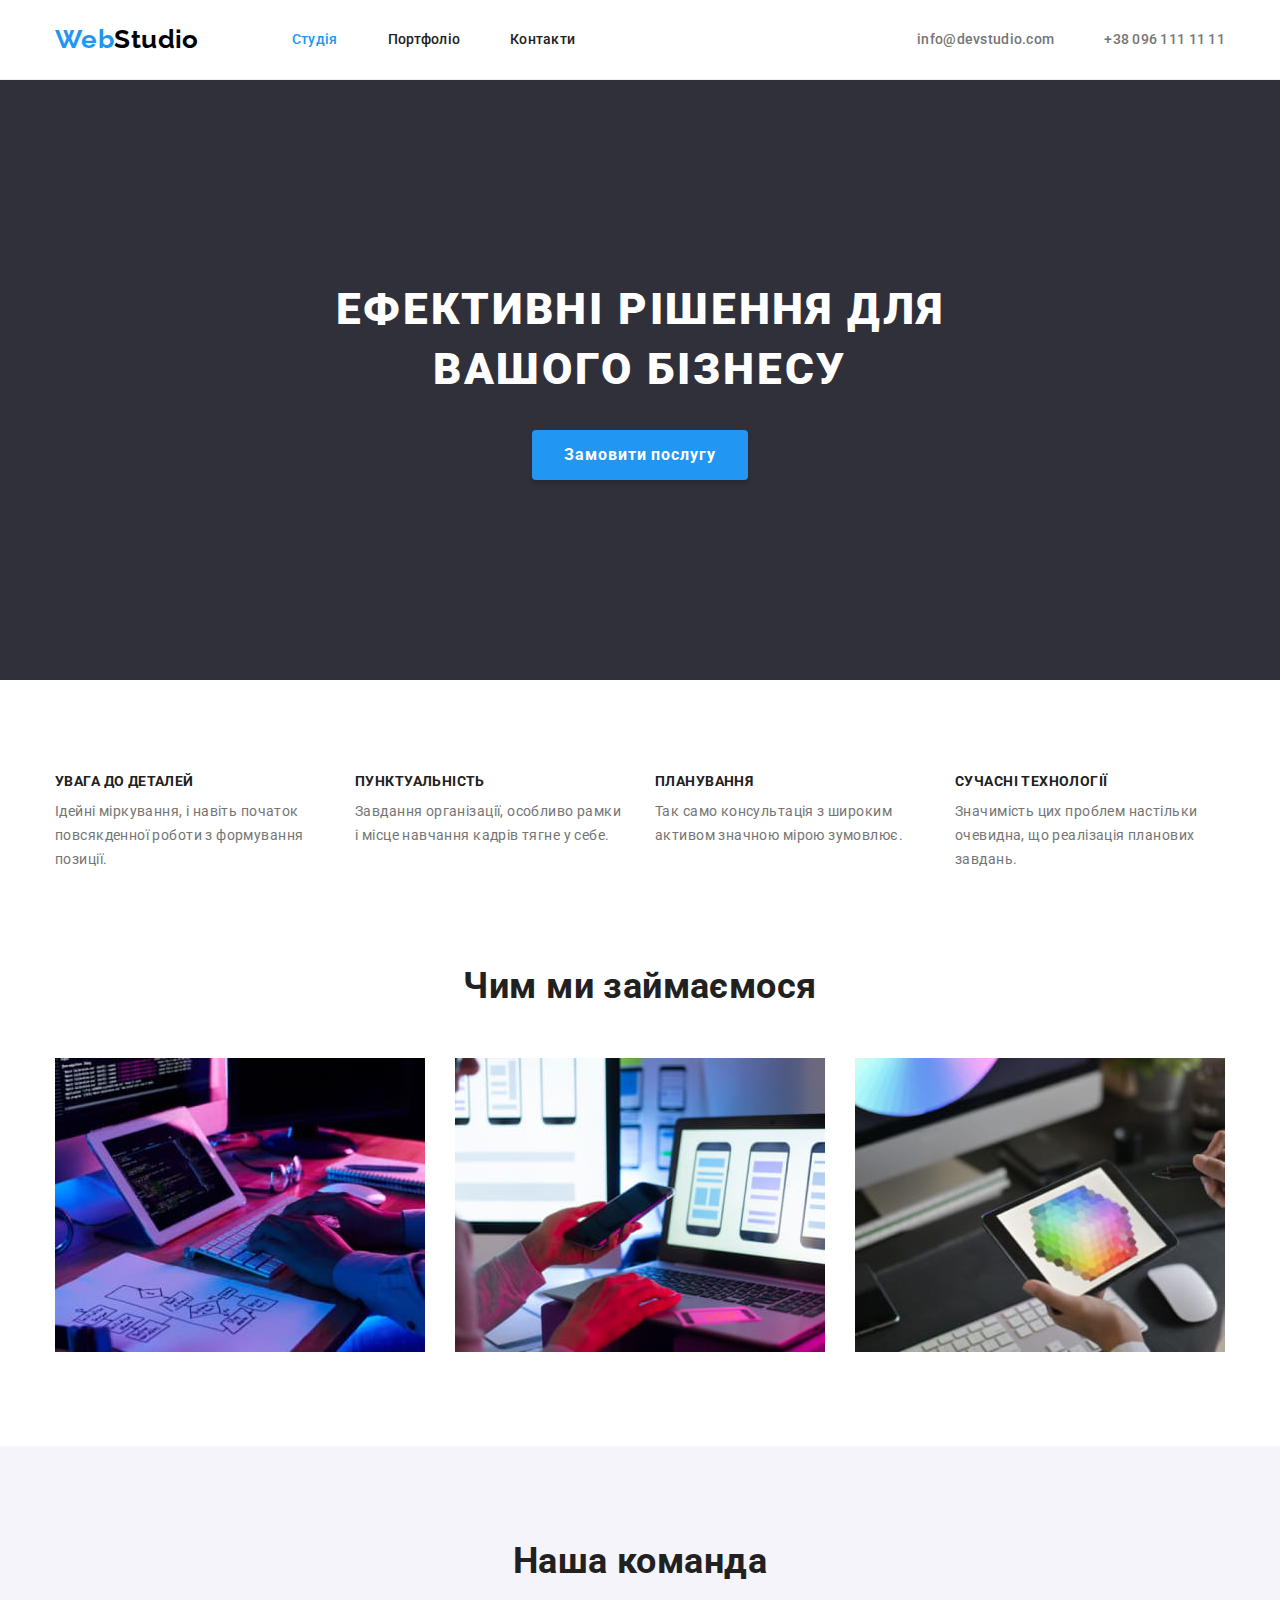
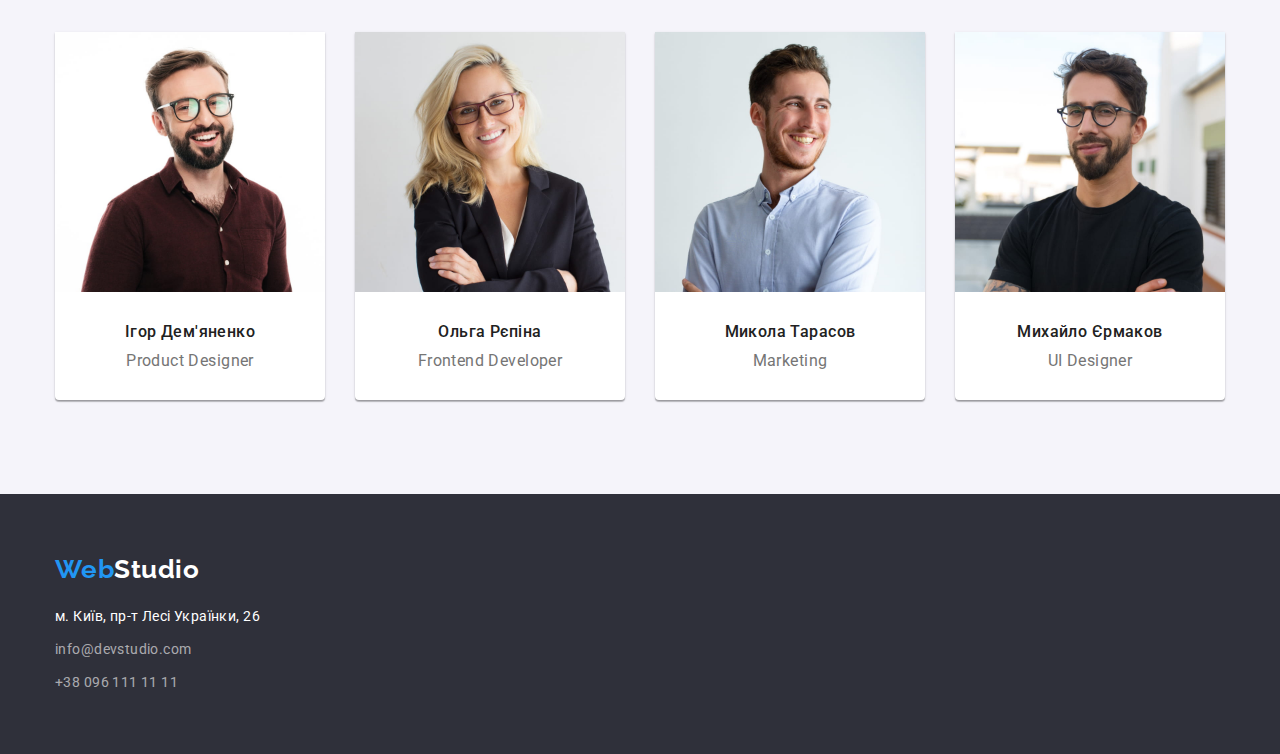
<file: index.html>
<!DOCTYPE html>
<html lang="uk">
  <head>
    <meta charset="UTF-8" />
    <meta http-equiv="X-UA-Compatible" content="IE=edge" />
    <meta name="viewport" content="width=device-width, initial-scale=1.0" />
    <title>Web Studio</title>
    <link
      href="https://fonts.googleapis.com/css2?family=Raleway:wght@700&family=Roboto:wght@400;500;700;900&display=swap"
      rel="stylesheet"
    />
    <link
      rel="stylesheet"
      href="https://cdnjs.cloudflare.com/ajax/libs/modern-normalize/1.1.0/modern-normalize.min.css"
    />
    <link rel="stylesheet" href="./css/styles.css" />
  </head>
  <body class="index page">
    <header>
      <!-- Header navigation panel -->
      <div class="container main-header">
        <nav class="site-nav">
          <a class="logo header-logo" href="./index.html"
            ><span class="logo part">Web</span>Studio</a
          >
          <ul class="site-nav list">
            <li class="item">
              <a class="link current" href="./index.html">Студія</a>
            </li>
            <li class="item">
              <a class="link" href="./portfolio.html">Портфоліо</a>
            </li>
            <li class="item"><a class="link" href="">Контакти</a></li>
          </ul>
        </nav>
        <ul class="contacts-header list">
          <li class="item">
            <a class="link" href="mailto:info@devstudio.com"
              >info@devstudio.com</a
            >
          </li>
          <li class="item">
            <a class="link" href="tel:+380961111111">+38 096 111 11 11</a>
          </li>
        </ul>
      </div>
    </header>
    <main>
      <!-- Hero section -->
      <section class="hero-section">
        <div class="container">
          <h1 class="hero-title">Ефективні рішення для вашого бізнесу</h1>
          <button class="button primary" type="button">Замовити послугу</button>
        </div>
      </section>
      <!-- Features section -->
      <section class="section">
        <div class="container">
          <h2 class="visually-hidden">НАШІ ПЕРЕВАГИ</h2>
          <ul class="features-list">
            <li class="item">
              <h3 class="title">УВАГА ДО ДЕТАЛЕЙ</h3>
              <p class="text">
                Ідейні міркування, і навіть початок повсякденної роботи з
                формування позиції.
              </p>
            </li>
            <li class="item">
              <h3 class="title">ПУНКТУАЛЬНІСТЬ</h3>
              <p class="text">
                Завдання організації, особливо рамки і місце навчання кадрів
                тягне у себе.
              </p>
            </li>
            <li class="item">
              <h3 class="title">ПЛАНУВАННЯ</h3>
              <p class="text">
                Так само консультація з широким активом значною мірою зумовлює.
              </p>
            </li>
            <li class="item">
              <h3 class="title">СУЧАСНІ ТЕХНОЛОГІЇ</h3>
              <p class="text">
                Значимість цих проблем настільки очевидна, що реалізація
                планових завдань.
              </p>
            </li>
          </ul>
        </div>
      </section>
      <!-- Services section -->
      <section class="services-section section">
        <div class="container">
          <h2 class="section-title">Чим ми займаємося</h2>
          <ul class="services-list">
            <li class="item">
              <img src="images/index_img1.jpg" alt="кодування" width="370" />
            </li>
            <li class="item">
              <img
                src="images/index_img2.jpg"
                alt="адаптивна верстка"
                width="370"
              />
            </li>
            <li class="item">
              <img
                src="images/index_img3.jpg"
                alt="добірка кольорової гами"
                width="370"
              />
            </li>
          </ul>
        </div>
      </section>
      <!-- Team section -->
      <section class="team-section section">
        <div class="container">
          <h2 class="section-title">Наша команда</h2>
          <ul class="team-list">
            <li class="item">
              <img
                class="item-img"
                src="images/index_img4.jpg"
                alt="Ігор Дем'яненко,Product Designer"
                width="270"
              />
              <div class="content-wrapper">
                <h3 class="title">Ігор Дем'яненко</h3>
                <p class="text">Product Designer</p>
              </div>
            </li>
            <li class="item">
              <img
                class="item-img"
                src="images/index_img5.jpg"
                alt="Ольга Рєпіна, Frontend Developer"
                width="270"
              />
              <div class="content-wrapper">
                <h3 class="title">Ольга Рєпіна</h3>
                <p class="text">Frontend Developer</p>
              </div>
            </li>
            <li class="item">
              <img
                class="item-img"
                src="images/index_img6.jpg"
                alt="Микола Тарасов, Marketing"
                width="270"
              />
              <div class="content-wrapper">
                <h3 class="title">Микола Тарасов</h3>
                <p class="text">Marketing</p>
              </div>
            </li>
            <li class="item">
              <img
                class="item-img"
                src="images/index_img7.jpg"
                alt="Михайло Єрмаков, UI Designer"
                width="270"
              />
              <div class="content-wrapper">
                <h3 class="title">Михайло Єрмаков</h3>
                <p class="text">UI Designer</p>
              </div>
            </li>
          </ul>
        </div>
      </section>
    </main>
    <!-- Footer -->
    <footer class="footer">
      <!-- Logo footer -->
      <div class="container">
        <a class="logo footer link" href="./index.html"
          ><span class="logo part">Web</span>Studio</a
        >
        <!-- Adress -->
        <address>
          <ul class="adress list">
            <li class="item">
              <a
                class="link"
                href="https://maps.app.goo.gl/o6c2SwfCGyMQZyPA6?g_st=ic"
                target="_blank"
                rel="noopener norefferer"
                ><span class="map-adress"
                  >м. Київ, пр-т Лесі Українки, 26</span
                ></a
              >
            </li>
            <li class="item">
              <a class="link" href="mailto:info@devstudio.com"
                >info@devstudio.com</a
              >
            </li>
            <li class="item">
              <a class="link" href="tel:+380961111111">+38 096 111 11 11</a>
            </li>
          </ul>
        </address>
      </div>
    </footer>
  </body>
</html>
</file>
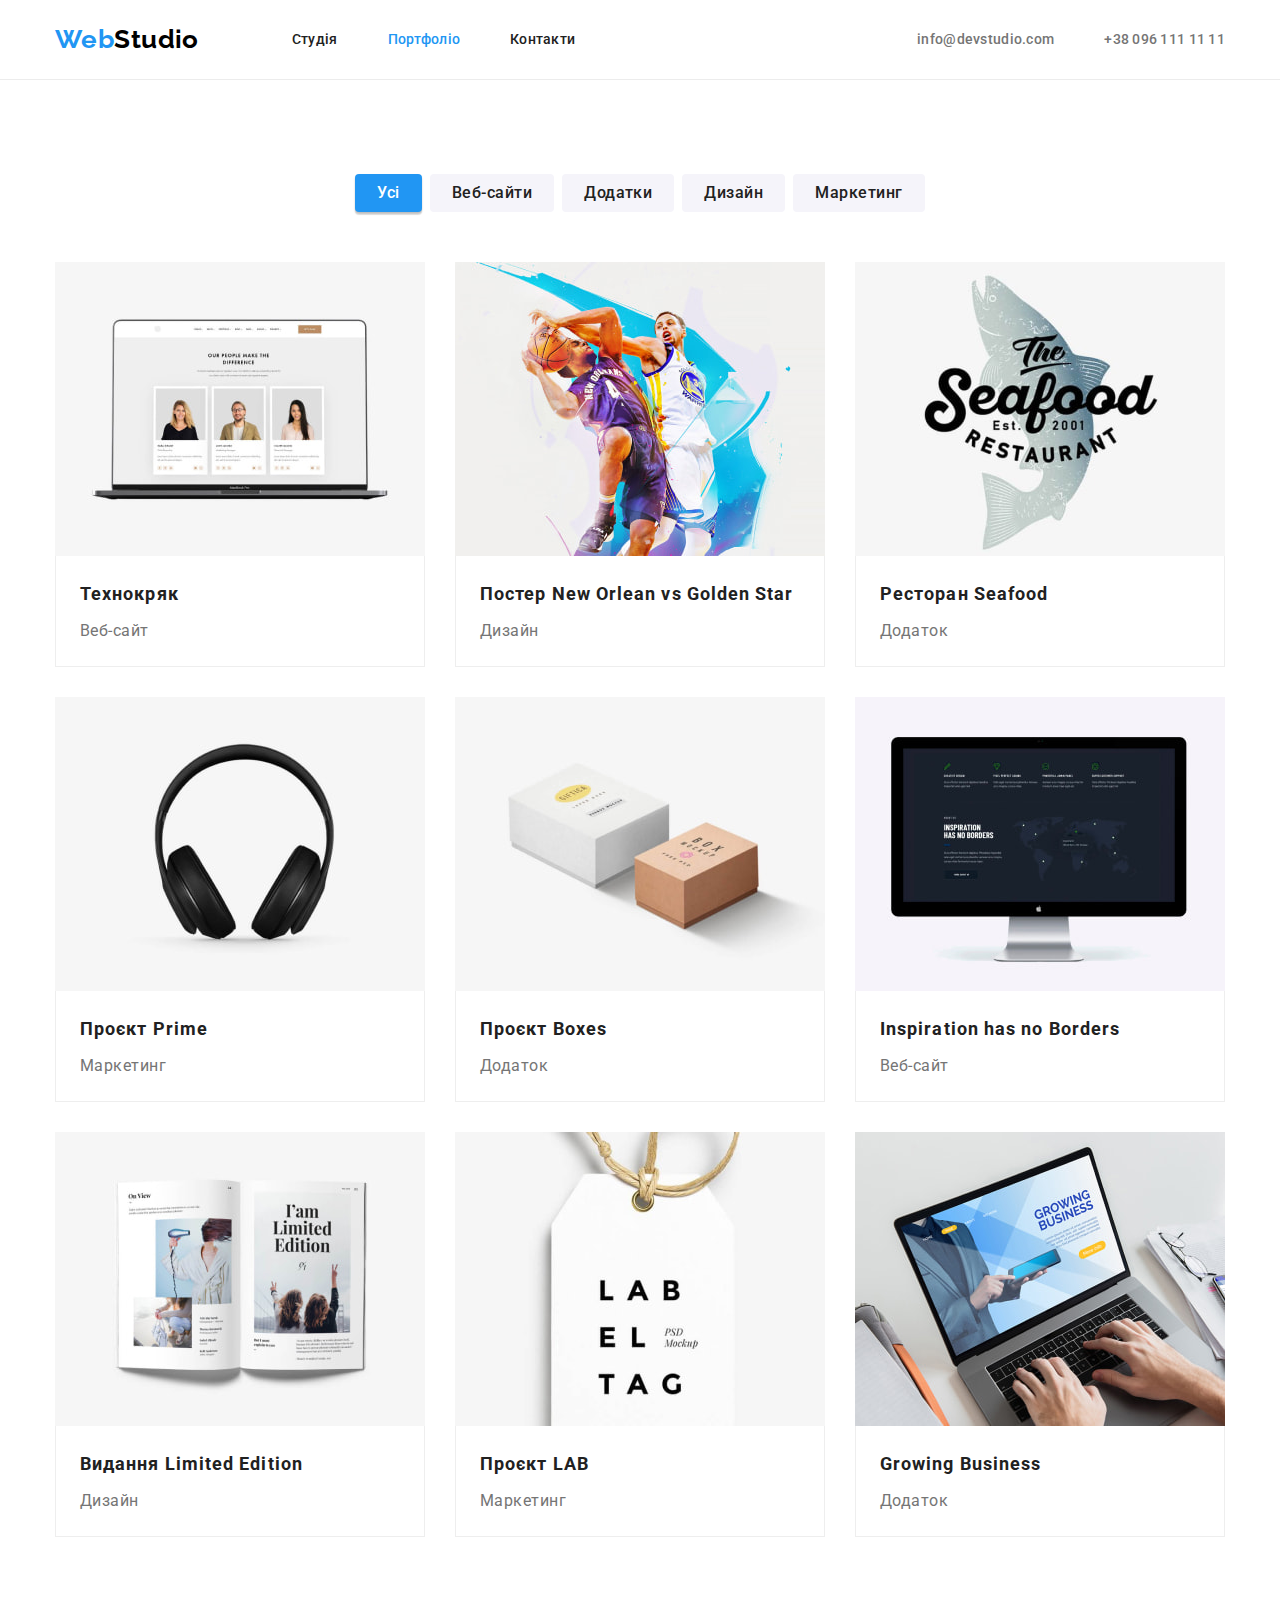
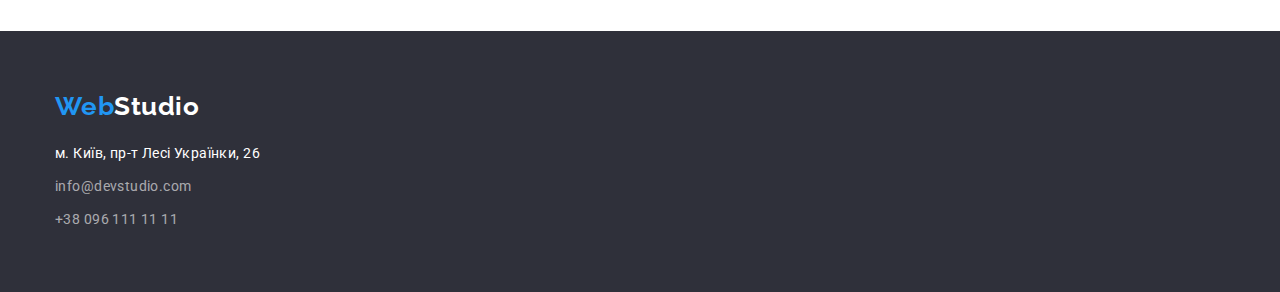
<file: portfolio.html>
<!DOCTYPE html>
<html lang="uk">
  <head>
    <meta charset="UTF-8" />
    <meta http-equiv="X-UA-Compatible" content="IE=edge" />
    <meta name="viewport" content="width=device-width, initial-scale=1.0" />
    <title>Портфоліо</title>
    <link
      href="https://fonts.googleapis.com/css2?family=Raleway:wght@700&family=Roboto:wght@400;500;700;900&display=swap"
      rel="stylesheet"
    />
    <link
      rel="stylesheet"
      href="https://cdnjs.cloudflare.com/ajax/libs/modern-normalize/1.1.0/modern-normalize.min.css"
    />
    <link rel="stylesheet" href="./css/styles.css" />
  </head>
  <body class="portfolio page">
    <header>
      <!-- Header navigation panel -->
      <div class="container main-header">
        <nav class="site-nav">
          <a class="logo header-logo" href="./index.html"
            ><span class="logo part">Web</span>Studio</a
          >
          <ul class="site-nav list">
            <li class="item">
              <a class="link" href="./index.html">Студія</a>
            </li>
            <li class="item">
              <a class="link current" href="./portfolio.html">Портфоліо</a>
            </li>
            <li class="item"><a class="link" href="">Контакти</a></li>
          </ul>
        </nav>
        <ul class="contacts-header list">
          <li class="item">
            <a class="link" href="mailto:info@devstudio.com"
              >info@devstudio.com</a
            >
          </li>
          <li class="item">
            <a class="link" href="tel:+380961111111">+38 096 111 11 11</a>
          </li>
        </ul>
      </div>
    </header>
    <main>
      <!-- Projects section -->
      <section class="section">
        <div class="container">
          <h1 class="visually-hidden">Проєкти</h1>
          <ul class="categories-buttons list">
            <li>
              <button type="button" class="button secondary current">
                Усі
              </button>
            </li>
            <li>
              <button type="button" class="button secondary">Веб-сайти</button>
            </li>
            <li>
              <button type="button" class="button secondary">Додатки</button>
            </li>
            <li>
              <button type="button" class="button secondary">Дизайн</button>
            </li>
            <li>
              <button type="button" class="button secondary">Маркетинг</button>
            </li>
          </ul>
          <ul class="projects list">
            <li class="item">
              <img
                class="item-img"
                src="./images/portfolio_img1.jpg"
                alt="Проєкт Технокряк"
                width="370"
              />
              <div class="wrapper">
                <h2 class="title">Технокряк</h2>
                <p class="text">Веб-сайт</p>
              </div>
            </li>
            <li class="item">
              <img
                class="item-img"
                src="./images/portfolio_img2.jpg"
                alt="Постер New Orlean vs Golden Star"
                width="370"
              />
              <div class="wrapper">
                <h2 class="title">Постер New Orlean vs Golden Star</h2>
                <p class="text">Дизайн</p>
              </div>
            </li>
            <li class="item">
              <img
                class="item-img"
                src="./images/portfolio_img3.jpg"
                alt="Ресторан Seafood"
                width="370"
              />
              <div class="wrapper">
                <h2 class="title">Ресторан Seafood</h2>
                <p class="text">Додаток</p>
              </div>
            </li>
            <li class="item">
              <img
                class="item-img"
                src="./images/portfolio_img4.jpg"
                alt="Проєкт Prime"
                width="370"
              />
              <div class="wrapper">
                <h2 class="title">Проєкт Prime</h2>
                <p class="text">Маркетинг</p>
              </div>
            </li>
            <li class="item">
              <img
                class="item-img"
                src="./images/portfolio_img5.jpg"
                alt="Проєкт Boxes"
                width="370"
              />
              <div class="wrapper">
                <h2 class="title">Проєкт Boxes</h2>
                <p class="text">Додаток</p>
              </div>
            </li>
            <li class="item">
              <img
                class="item-img"
                src="./images/portfolio_img6.jpg"
                alt="Проєкт Inspiration has no Borders"
                width="370"
              />
              <div class="wrapper">
                <h2 class="title">Inspiration has no Borders</h2>
                <p class="text">Веб-сайт</p>
              </div>
            </li>
            <li class="item">
              <img
                class="item-img"
                src="./images/portfolio_img7.jpg"
                alt="Видання Limited Edition"
                width="370"
              />
              <div class="wrapper">
                <h2 class="title">Видання Limited Edition</h2>
                <p class="text">Дизайн</p>
              </div>
            </li>
            <li class="item">
              <img
                class="item-img"
                src="./images/portfolio_img8.jpg"
                alt="Проєкт LAB"
                width="370"
              />
              <div class="wrapper">
                <h2 class="title">Проєкт LAB</h2>
                <p class="text">Маркетинг</p>
              </div>
            </li>
            <li class="item">
              <img
                class="item-img"
                src="./images/portfolio_img9.jpg"
                alt="Проєкт Growing Business"
                width="370"
              />
              <div class="wrapper">
                <h2 class="title">Growing Business</h2>
                <p class="text">Додаток</p>
              </div>
            </li>
          </ul>
        </div>
      </section>
    </main>
    <!-- Footer -->
    <footer class="footer">
      <!-- Logo footer -->
      <div class="container">
        <a class="logo footer link" href="./index.html"
          ><span class="logo part">Web</span>Studio</a
        >
        <!-- Adress -->
        <address>
          <ul class="adress list">
            <li class="item">
              <a
                class="link"
                href="https://maps.app.goo.gl/o6c2SwfCGyMQZyPA6?g_st=ic"
                target="_blank"
                rel="noopener norefferer"
                ><span class="map-adress"
                  >м. Київ, пр-т Лесі Українки, 26</span
                ></a
              >
            </li>
            <li class="item">
              <a class="link" href="mailto:info@devstudio.com"
                >info@devstudio.com</a
              >
            </li>
            <li class="item">
              <a class="link" href="tel:+380961111111">+38 096 111 11 11</a>
            </li>
          </ul>
        </address>
      </div>
    </footer>
  </body>
</html>
</file>
<file: css/styles.css>
:root {
  --primary-text-color: #212121;
  --secondary-text-color: #757575;
  --accent-color: #2196f3;
  --primary-white-color: #ffffff;
  --secondary-bg-color: #2f303a;
  --third-bg-color: #f5f4fa;
  --adress-list-color: rgba(255, 255, 255, 0.6);
  --item-border-color: #eeeeee;
  --logo-header-color: #000000;
  --button-active: #188ce8;
}
/* акцент #2196F3 */
/* головний колір тексту #212121 */
/* вторинний колір тексту #757575 */
/* футер #2F303A */
/* мейл і телефон у футері rgba(255, 255, 255, 0.6 */
/* Лого перша частина #2196F3; */
.page {
  margin: 0;
  background-color: var(--primary-white-color);
  color: var(--primary-text-color);
  font-family: 'Roboto', sans-serif;
  font-size: 14px;
  line-height: 1.71;
  letter-spacing: 0.03em;
}
/* Reset,
Base settings */
ul {
  list-style: none;
  margin: 0;
  padding: 0;
}
img {
  display: block;
  max-width: 100%;
  height: auto;
}
button {
  font: inherit;
  border: none;
  padding: 0;
  cursor: pointer;
}
h1,
h2,
h3 {
  margin: 0;
}
p {
  margin: 0;
}
.adress {
  font-style: normal;
}
.container {
  max-width: 1200px;
  padding: 0 15px;
  margin: 0 auto;
}
.link {
  text-decoration: none;
  color: inherit;
  font-weight: 500;
  font-size: 14px;
  line-height: 1.14;
  letter-spacing: 0.02em;
}
/* Visually hidden */
.visually-hidden {
  position: absolute;
  white-space: nowrap;
  width: 1px;
  height: 1px;
  overflow: hidden;
  border: 0;
  padding: 0;
  clip: rect(0 0 0 0);
  clip-path: inset(50%);
  margin: -1px;
}
.title {
  margin-bottom: 10px;
}
.section-title {
  margin-bottom: 50px;
}
/* Header */
/* Logo header footer */
header {
  border-bottom: 1px solid #ececec;
}
.main-header {
  display: flex;
}
.logo {
  font-family: 'Raleway', sans-serif;
  font-weight: 700;
  font-size: 26px;
  line-height: 1.19;
}
.header-logo {
  display: inline-block;
  padding-top: 24px;
  padding-bottom: 24px;
  margin-right: 93px;

  color: var(--logo-header-color);
  text-decoration: none;
}
.logo.part {
  color: var(--accent-color);
  font-family: 'Raleway', sans-serif;
  font-style: normal;
  font-weight: 700;
  font-size: 26px;
  line-height: 1.19;
  letter-spacing: 0.03em;
}
/* Site nav */
/* Contacts header */
.site-nav {
  display: flex;
}
.contacts-header {
  display: flex;
  margin-left: auto;
}
.site-nav .item:not(:last-child),
.contacts-header .item:not(:last-child) {
  margin-right: 50px;
}
.site-nav.list .link,
.contacts-header .link {
  display: block;
  padding-top: 32px;
  padding-bottom: 31px;

  color: var(--primary-text-color);
  font-weight: 500;
  font-size: 14px;
  line-height: 1.14;
  letter-spacing: 0.02em;
}

.contacts-header .link {
  color: var(--secondary-text-color);
}
.site-nav .link:hover,
.site-nav .link:focus,
.site-nav .link.current,
.contacts-header .link:hover,
.contacts-header .link:focus,
.adress .link:hover,
.adress .link:focus {
  color: var(--accent-color);
}

/* Hero section */
.hero-section {
  max-width: 1600px;
  padding-top: 200px;
  padding-bottom: 200px;
  margin: 0 auto;
  background-color: var(--secondary-bg-color);
  text-align: center;
}

.hero-title {
  width: 696px;
  margin: 0 auto;
  margin-bottom: 30px;
  color: var(--primary-white-color);
  font-weight: 900;
  font-size: 44px;
  line-height: 1.36;
  letter-spacing: 0.06em;
  text-transform: uppercase;
  text-align: center;
}
/* Sections */
.section {
  color: var(--secondary-text-color);
  padding-top: 94px;
  padding-bottom: 94px;
}
.section-title {
  color: var(--primary-text-color);
  font-weight: 700;
  font-size: 36px;
  line-height: 1.17;
  text-align: center;
}
.services-section {
  padding-top: 0;
}
.services-list {
  display: flex;
  gap: 30px;
}
.services-list .item {
  width: 370px;
}
/* Features section */
.features-list .item {
  width: 270px;
}
.features-list {
  display: flex;
  gap: 30px;
}
.features-list .title {
  color: var(--primary-text-color);
  font-weight: 700;
  font-size: 14px;
  line-height: 1.14;
}

/* Team section */
.team-list {
  display: flex;
  gap: 30px;
}
.team-list .content-wrapper {
  padding-top: 30px;
  padding-bottom: 30px;
}
.team-list .item {
  width: 270px;
  background-color: var(--primary-white-color);
  box-shadow: 0px 1px 3px rgba(0, 0, 0, 0.12), 0px 1px 1px rgba(0, 0, 0, 0.14),
    0px 2px 1px rgba(0, 0, 0, 0.2);
  border-radius: 0px 0px 4px 4px;
  text-align: center;
}

.team-list .title {
  color: var(--primary-text-color);
  font-weight: 500;
  font-size: 16px;
  line-height: 1.19;
}
.team-list .text {
  font-weight: 400;
  font-size: 16px;
  line-height: 1.19;
}
.team-section {
  background-color: var(--third-bg-color);
}

/* Footer */
.page > .footer {
  background-color: var(--secondary-bg-color);
  padding-top: 60px;
  padding-bottom: 60px;
}
.footer .container {
}
/* Logo footer */
.logo.footer {
  color: var(--primary-white-color);
}
.logo.footer {
  display: inline-block;
  margin-bottom: 20px;
}
/* Adress */

.adress .link {
  color: var(--adress-list-color);
  font-size: 14px;
  font-weight: 400;
  line-height: 1.71;
  letter-spacing: 0.03em;
}

.adress .item:not(:last-child) {
  margin-bottom: 9px;
}
.adress .map-adress {
  color: var(--primary-white-color);
}
/* portfolio.html */
/* Projects section (portfolio.html) */
.categories-buttons {
  display: flex;
  gap: 8px;
  justify-content: center;
  margin-bottom: 50px;
}
.projects.list {
  display: flex;
  flex-wrap: wrap;
  gap: 30px;
}
.projects .title {
  margin-bottom: 4px;
  color: var(--primary-text-color);
  font-weight: 700;
  font-size: 18px;
  line-height: 2;
  letter-spacing: 0.06em;
}
.projects .text {
  font-size: 16px;
  line-height: 1.88;
  letter-spacing: 0.03em;
}
.projects .item {
  width: 370px;

  background: var(--hero-title-color);
}

.projects .wrapper {
  padding: 20px 24px;
  border-left: 1px solid var(--item-border-color);
  border-right: 1px solid var(--item-border-color);
  border-bottom: 1px solid var(--item-border-color);
}
/* Buttons */

.button {
  font-family: 'Roboto', sans-serif;
  font-weight: 500;
  font-size: 16px;
  line-height: 1.62;
  letter-spacing: 0.03em;

  border-color: transparent;
  border-radius: 4px;
}

.button.primary {
  display: inline-block;
  padding: 10px 32px;
  box-shadow: 0px 4px 4px rgba(0, 0, 0, 0.15);
  border-radius: 4px;
  color: var(--primary-white-color);
  background-color: var(--accent-color);
  font-weight: 700;
  font-size: 16px;
  line-height: 1.88;
  letter-spacing: 0.06em;
}

.button.secondary {
  padding: 6px 22px;
  color: var(--primary-text-color);
  background-color: var(--third-bg-color);
}
.button:hover,
.button:focus,
.button.current {
  color: var(--primary-white-color);
  background-color: var(--accent-color);
  cursor: pointer;
  box-shadow: 0px 3px 1px rgba(0, 0, 0, 0.1), 0px 1px 2px rgba(0, 0, 0, 0.08),
    0px 2px 2px rgba(0, 0, 0, 0.12);
}
/* second variant on active btn
/* .button:active {
  background-color: var(--button-active);
  box-shadow: 0px 3px 1px rgba(0, 0, 0, 0.1), 0px 1px 2px rgba(0, 0, 0, 0.08),
    0px 2px 2px rgba(0, 0, 0, 0.12);
  } */

.button.primary:hover,
.button.primary:focus {
  background-color: var(--button-active);
  box-shadow: 0px 3px 1px rgba(0, 0, 0, 0.1), 0px 1px 2px rgba(0, 0, 0, 0.08),
    0px 2px 2px rgba(0, 0, 0, 0.12);
}
</file>
